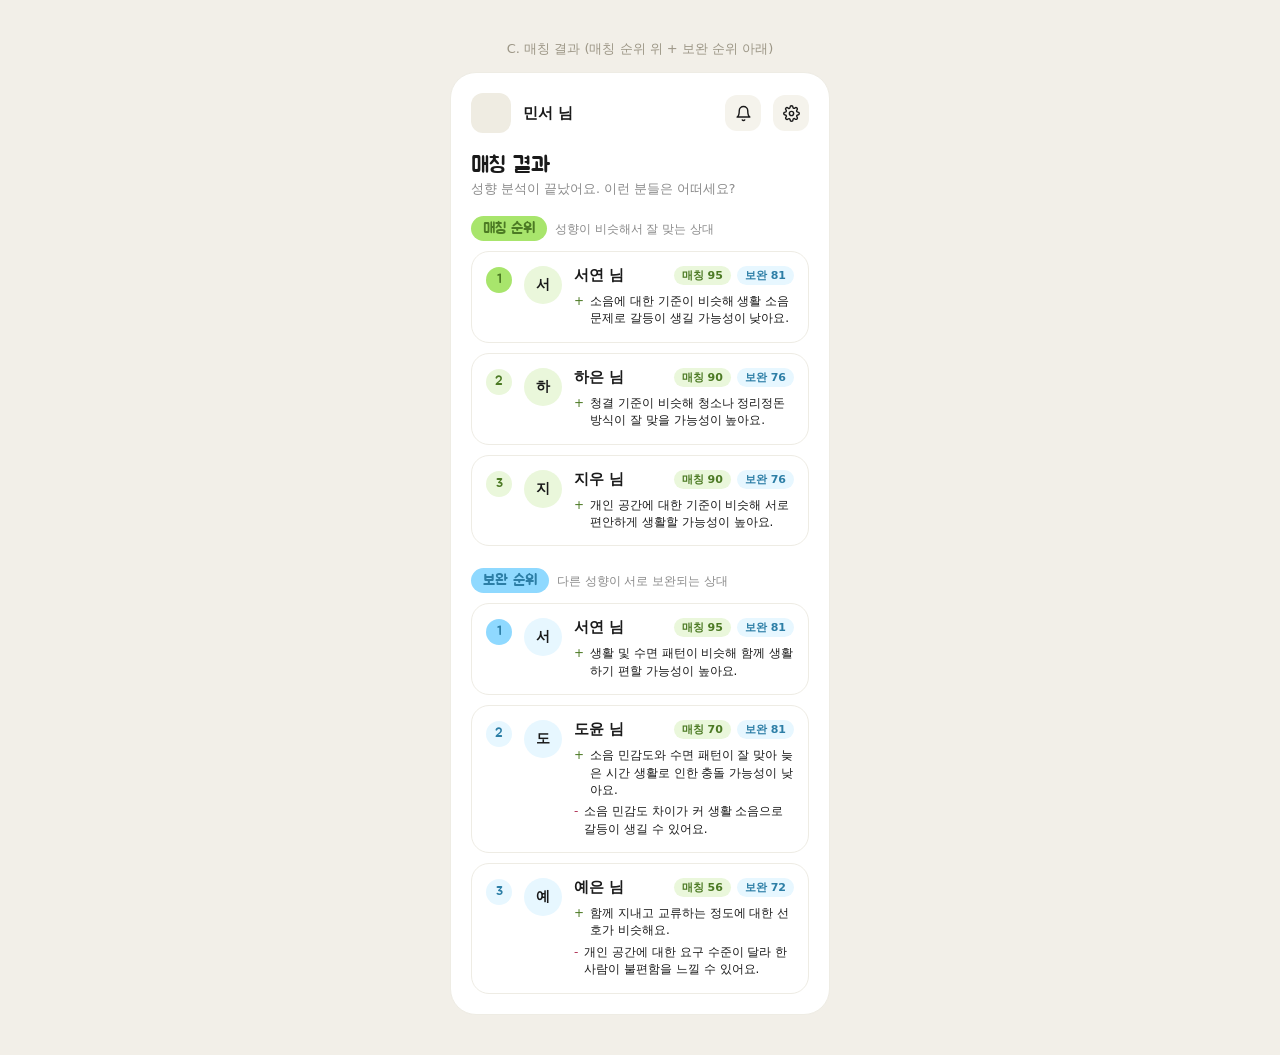
<file: design/matching_result_mockup/index.html>
<!doctype html>
<html lang="ko">
<head>
<meta charset="UTF-8" />
<title>매칭 결과 화면</title>
<link rel="preconnect" href="https://fonts.googleapis.com">
<link rel="stylesheet" href="https://fonts.googleapis.com/css2?family=Jua&display=swap">
<style>
  :root {
    --canvas: #f2efe8;
    --card: #ffffff;
    --text: #1a1a1a;
    --text-muted: #8a8a8a;
    --point-green: #a8e56c;
    --point-green-tint: #eaf7db;
    --point-green-text: #4c7a24;
    --point-pink: #ffb4c6;
    --point-pink-tint: #ffeef2;
    --point-pink-text: #b23a5c;
    --point-yellow: #ffe07d;
    --point-blue: #8fd9ff;
    --point-blue-tint: #e7f7ff;
    --point-blue-text: #2c7ea6;
    --border: #eeece4;
  }
  * { box-sizing: border-box; }
  body {
    margin: 0;
    background: var(--canvas);
    font-family: -apple-system, 'Apple SD Gothic Neo', system-ui, 'Malgun Gothic', sans-serif;
    color: var(--text);
    padding: 2.5rem 1rem;
    display: flex;
    justify-content: center;
  }
  .frame-label {
    font-size: 13px;
    color: #9c9686;
    text-align: center;
    margin: 0 0 14px;
  }
  .phone {
    width: 380px;
  }
  .card {
    background: var(--card);
    border-radius: 26px;
    border: 1px solid var(--border);
    padding: 20px;
  }
  .header {
    display: flex;
    align-items: center;
    gap: 12px;
    margin-bottom: 18px;
  }
  .avatar-shell {
    width: 40px;
    height: 40px;
    border-radius: 12px;
    background: #efece2;
    flex-shrink: 0;
  }
  .header-name {
    font-size: 15px;
    font-weight: 600;
    flex: 1;
  }
  .icon-btn {
    width: 36px;
    height: 36px;
    border-radius: 12px;
    background: #f5f3ec;
    display: flex;
    align-items: center;
    justify-content: center;
    font-size: 16px;
    color: var(--text);
  }
  .page-title {
    font-family: 'Jua', sans-serif;
    font-size: 22px;
    font-weight: 400;
    margin: 4px 0 2px;
  }
  .page-sub {
    font-size: 12.5px;
    color: var(--text-muted);
    margin: 0 0 18px;
  }
  .section {
    margin-bottom: 22px;
  }
  .section:last-child { margin-bottom: 0; }
  .section-head {
    display: flex;
    align-items: baseline;
    gap: 8px;
    margin-bottom: 10px;
  }
  .section-badge {
    font-family: 'Jua', sans-serif;
    font-size: 15px;
    padding: 3px 12px;
    border-radius: 999px;
  }
  .section-badge.green { background: var(--point-green); color: var(--point-green-text); }
  .section-badge.blue { background: var(--point-blue); color: var(--point-blue-text); }
  .section-desc {
    font-size: 11.5px;
    color: var(--text-muted);
  }
  .rank-list {
    display: flex;
    flex-direction: column;
    gap: 10px;
  }
  .rank-card {
    display: flex;
    gap: 12px;
    padding: 14px;
    border-radius: 18px;
    border: 1px solid var(--border);
  }
  .rank-badge {
    width: 26px;
    height: 26px;
    border-radius: 50%;
    display: flex;
    align-items: center;
    justify-content: center;
    font-family: 'Jua', sans-serif;
    font-size: 13px;
    flex-shrink: 0;
    margin-top: 1px;
  }
  .rank-badge.r1.green { background: var(--point-green); color: var(--point-green-text); }
  .rank-badge.r2.green, .rank-badge.r3.green { background: var(--point-green-tint); color: var(--point-green-text); }
  .rank-badge.r1.blue { background: var(--point-blue); color: var(--point-blue-text); }
  .rank-badge.r2.blue, .rank-badge.r3.blue { background: var(--point-blue-tint); color: var(--point-blue-text); }
  .rank-avatar {
    width: 38px;
    height: 38px;
    border-radius: 50%;
    flex-shrink: 0;
    display: flex;
    align-items: center;
    justify-content: center;
    font-size: 14px;
    font-weight: 600;
    color: var(--text);
  }
  .rank-body { flex: 1; min-width: 0; }
  .rank-row {
    display: flex;
    align-items: center;
    justify-content: space-between;
    gap: 8px;
  }
  .rank-name {
    font-size: 14.5px;
    font-weight: 600;
  }
  .rank-scores {
    display: flex;
    gap: 6px;
    flex-shrink: 0;
  }
  .score-pill {
    font-size: 11px;
    font-weight: 600;
    padding: 2px 8px;
    border-radius: 999px;
    white-space: nowrap;
  }
  .score-pill.match { background: var(--point-green-tint); color: var(--point-green-text); }
  .score-pill.comp { background: var(--point-blue-tint); color: var(--point-blue-text); }
  .point-list {
    margin: 8px 0 0;
    padding: 0;
    list-style: none;
    display: flex;
    flex-direction: column;
    gap: 4px;
  }
  .point-list li {
    font-size: 12px;
    line-height: 1.45;
    display: flex;
    gap: 6px;
  }
  .point-list li.strength { color: var(--point-green-text); }
  .point-list li.risk { color: var(--point-pink-text); }
  .point-list li span.text { color: var(--text); }
  .point-list li .mark { flex-shrink: 0; }
</style>
</head>
<body>
<div class="phone">
  <p class="frame-label">C. 매칭 결과 (매칭 순위 위 + 보완 순위 아래)</p>
  <div class="card">
    <div class="header">
      <div class="avatar-shell"></div>
      <div class="header-name">민서 님</div>
      <div class="icon-btn">
        <svg width="17" height="17" viewBox="0 0 24 24" fill="none" stroke="currentColor" stroke-width="2" stroke-linecap="round" stroke-linejoin="round"><path d="M18 8a6 6 0 0 0-12 0c0 7-3 9-3 9h18s-3-2-3-9"/><path d="M13.73 21a2 2 0 0 1-3.46 0"/></svg>
      </div>
      <div class="icon-btn">
        <svg width="17" height="17" viewBox="0 0 24 24" fill="none" stroke="currentColor" stroke-width="2" stroke-linecap="round" stroke-linejoin="round"><circle cx="12" cy="12" r="3"/><path d="M19.4 15a1.65 1.65 0 0 0 .33 1.82l.06.06a2 2 0 1 1-2.83 2.83l-.06-.06a1.65 1.65 0 0 0-1.82-.33 1.65 1.65 0 0 0-1 1.51V21a2 2 0 0 1-4 0v-.09A1.65 1.65 0 0 0 9 19.4a1.65 1.65 0 0 0-1.82.33l-.06.06a2 2 0 1 1-2.83-2.83l.06-.06a1.65 1.65 0 0 0 .33-1.82 1.65 1.65 0 0 0-1.51-1H3a2 2 0 0 1 0-4h.09A1.65 1.65 0 0 0 4.6 9a1.65 1.65 0 0 0-.33-1.82l-.06-.06a2 2 0 1 1 2.83-2.83l.06.06a1.65 1.65 0 0 0 1.82.33H9a1.65 1.65 0 0 0 1-1.51V3a2 2 0 0 1 4 0v.09a1.65 1.65 0 0 0 1 1.51 1.65 1.65 0 0 0 1.82-.33l.06-.06a2 2 0 1 1 2.83 2.83l-.06.06a1.65 1.65 0 0 0-.33 1.82V9a1.65 1.65 0 0 0 1.51 1H21a2 2 0 0 1 0 4h-.09a1.65 1.65 0 0 0-1.51 1z"/></svg>
      </div>
    </div>

    <h1 class="page-title">매칭 결과</h1>
    <p class="page-sub">성향 분석이 끝났어요. 이런 분들은 어떠세요?</p>

    <div class="section">
      <div class="section-head">
        <span class="section-badge green">매칭 순위</span>
        <span class="section-desc">성향이 비슷해서 잘 맞는 상대</span>
      </div>
      <div class="rank-list">

        <div class="rank-card">
          <div class="rank-badge r1 green">1</div>
          <div class="rank-avatar" style="background:var(--point-green-tint)">서</div>
          <div class="rank-body">
            <div class="rank-row">
              <span class="rank-name">서연 님</span>
              <span class="rank-scores">
                <span class="score-pill match">매칭 95</span>
                <span class="score-pill comp">보완 81</span>
              </span>
            </div>
            <ul class="point-list">
              <li class="strength"><span class="mark">+</span><span class="text">소음에 대한 기준이 비슷해 생활 소음 문제로 갈등이 생길 가능성이 낮아요.</span></li>
            </ul>
          </div>
        </div>

        <div class="rank-card">
          <div class="rank-badge r2 green">2</div>
          <div class="rank-avatar" style="background:var(--point-green-tint)">하</div>
          <div class="rank-body">
            <div class="rank-row">
              <span class="rank-name">하은 님</span>
              <span class="rank-scores">
                <span class="score-pill match">매칭 90</span>
                <span class="score-pill comp">보완 76</span>
              </span>
            </div>
            <ul class="point-list">
              <li class="strength"><span class="mark">+</span><span class="text">청결 기준이 비슷해 청소나 정리정돈 방식이 잘 맞을 가능성이 높아요.</span></li>
            </ul>
          </div>
        </div>

        <div class="rank-card">
          <div class="rank-badge r3 green">3</div>
          <div class="rank-avatar" style="background:var(--point-green-tint)">지</div>
          <div class="rank-body">
            <div class="rank-row">
              <span class="rank-name">지우 님</span>
              <span class="rank-scores">
                <span class="score-pill match">매칭 90</span>
                <span class="score-pill comp">보완 76</span>
              </span>
            </div>
            <ul class="point-list">
              <li class="strength"><span class="mark">+</span><span class="text">개인 공간에 대한 기준이 비슷해 서로 편안하게 생활할 가능성이 높아요.</span></li>
            </ul>
          </div>
        </div>

      </div>
    </div>

    <div class="section">
      <div class="section-head">
        <span class="section-badge blue">보완 순위</span>
        <span class="section-desc">다른 성향이 서로 보완되는 상대</span>
      </div>
      <div class="rank-list">

        <div class="rank-card">
          <div class="rank-badge r1 blue">1</div>
          <div class="rank-avatar" style="background:var(--point-blue-tint)">서</div>
          <div class="rank-body">
            <div class="rank-row">
              <span class="rank-name">서연 님</span>
              <span class="rank-scores">
                <span class="score-pill match">매칭 95</span>
                <span class="score-pill comp">보완 81</span>
              </span>
            </div>
            <ul class="point-list">
              <li class="strength"><span class="mark">+</span><span class="text">생활 및 수면 패턴이 비슷해 함께 생활하기 편할 가능성이 높아요.</span></li>
            </ul>
          </div>
        </div>

        <div class="rank-card">
          <div class="rank-badge r2 blue">2</div>
          <div class="rank-avatar" style="background:var(--point-blue-tint)">도</div>
          <div class="rank-body">
            <div class="rank-row">
              <span class="rank-name">도윤 님</span>
              <span class="rank-scores">
                <span class="score-pill match">매칭 70</span>
                <span class="score-pill comp">보완 81</span>
              </span>
            </div>
            <ul class="point-list">
              <li class="strength"><span class="mark">+</span><span class="text">소음 민감도와 수면 패턴이 잘 맞아 늦은 시간 생활로 인한 충돌 가능성이 낮아요.</span></li>
              <li class="risk"><span class="mark">-</span><span class="text">소음 민감도 차이가 커 생활 소음으로 갈등이 생길 수 있어요.</span></li>
            </ul>
          </div>
        </div>

        <div class="rank-card">
          <div class="rank-badge r3 blue">3</div>
          <div class="rank-avatar" style="background:var(--point-blue-tint)">예</div>
          <div class="rank-body">
            <div class="rank-row">
              <span class="rank-name">예은 님</span>
              <span class="rank-scores">
                <span class="score-pill match">매칭 56</span>
                <span class="score-pill comp">보완 72</span>
              </span>
            </div>
            <ul class="point-list">
              <li class="strength"><span class="mark">+</span><span class="text">함께 지내고 교류하는 정도에 대한 선호가 비슷해요.</span></li>
              <li class="risk"><span class="mark">-</span><span class="text">개인 공간에 대한 요구 수준이 달라 한 사람이 불편함을 느낄 수 있어요.</span></li>
            </ul>
          </div>
        </div>

      </div>
    </div>
  </div>
</div>
</body>
</html>
</file>
